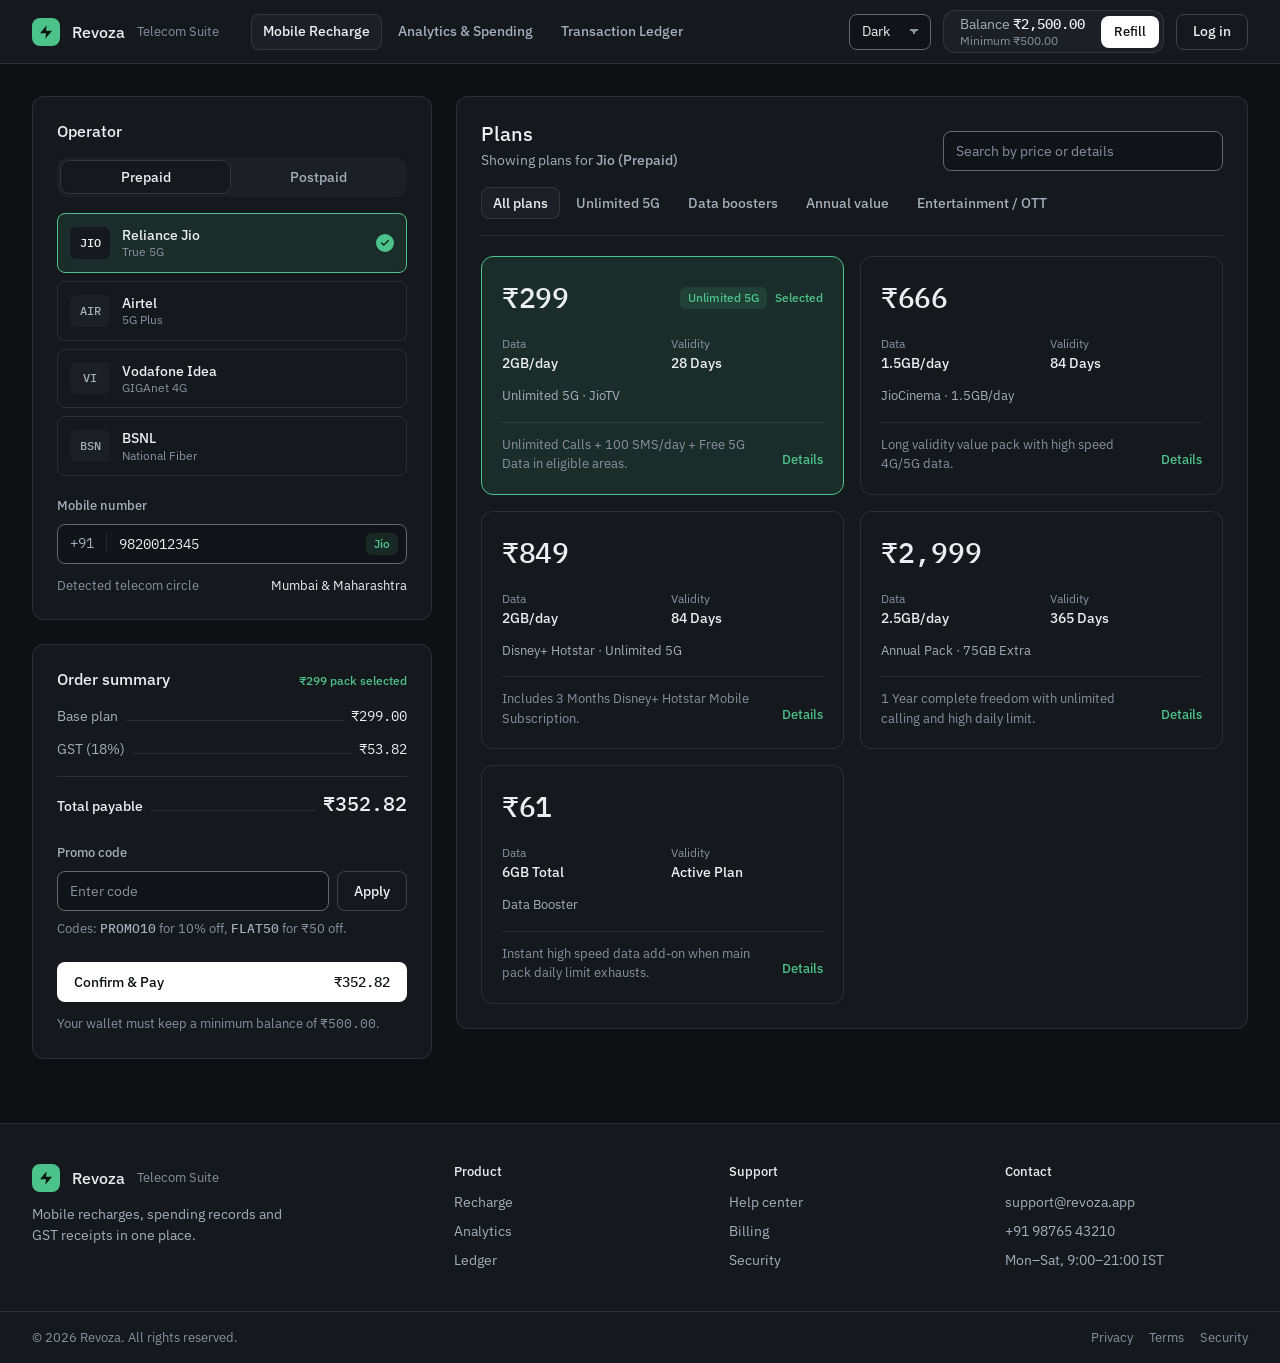
<file: index.html>
<!DOCTYPE html>
<html lang="en" data-theme="cool-dark">
<head>
    <meta charset="UTF-8">
    <meta name="viewport" content="width=device-width, initial-scale=1.0">
    <title>Mobile recharge · Revoza</title>
    <link rel="icon" type="image/svg+xml" href="assets/favicon.svg">
    <link rel="apple-touch-icon" href="assets/favicon.svg">
    <link rel="preconnect" href="https://fonts.googleapis.com">
    <link rel="preconnect" href="https://fonts.gstatic.com" crossorigin>
    <link rel="stylesheet" href="https://fonts.googleapis.com/css2?family=IBM+Plex+Mono:wght@400;500&amp;family=IBM+Plex+Sans:wght@400;500&amp;display=swap">
    <link rel="stylesheet" href="css/style.css">
    <script>try{var t=localStorage.getItem('revoza-theme');if(t)document.documentElement.setAttribute('data-theme',t)}catch(e){}</script>
    <script defer src="Js/theme.js"></script>
</head>
<body>
    <header class="app-header">
        <a class="brand" href="index.html" aria-label="Revoza home">
            <span class="brand-mark"><svg class="icon" viewBox="0 0 24 24" aria-hidden="true"><polygon points="13 2 3 14 12 14 11 22 21 10 12 10 13 2"/></svg></span>
            <span class="brand-name">Revoza</span>
            <span class="brand-tag">Telecom Suite</span>
        </a>

        <nav class="app-nav" aria-label="Primary">
            <a class="nav-item" href="index.html" aria-current="page">Mobile Recharge</a>
            <a class="nav-item" href="analytical.html">Analytics &amp; Spending</a>
            <a class="nav-item" href="ledger.html">Transaction Ledger</a>
        </nav>

        <div class="header-actions">
            <div class="theme">
                <select aria-label="Color theme">
                    <option value="cool-dark">Dark</option>
                    <option value="soft-white">Light</option>
                    <option value="cool-gray">Gray</option>
                    <option value="warm-cream">Paper</option>
                    <option value="soft-sage">Sage</option>
                </select>
            </div>

            <div class="wallet">
                <div class="balance-info">
                    <strong><span class="balance-label">Balance</span> <span class="num" id="display-wallet-bal">₹2,500.00</span></strong>
                    <small>Minimum ₹500.00</small>
                </div>
                <button type="button" class="btn-primary btn-sm" onclick="openRefillModal()">Refill</button>
            </div>

            <div class="user-dropdown-container">
                <button
                    type="button"
                    onclick="handleAuthButtonClick()"
                    class="avatar-button"
                    id="avatar-btn"
                    aria-expanded="false"
                    aria-controls="user-menu"
                    aria-label="Open login page or show signed-in status">
                    Log in
                </button>
                <div id="user-menu" class="dropdown-menu login-menu" aria-label="Login form">
                    <div class="login-heading">
                        <h2 id="auth-title">Sign in to your account</h2>
                        <p id="auth-description">Manage your wallet and recharges in one place.</p>
                    </div>
                    <form class="login-form" onsubmit="handleAuthSubmit(event)" novalidate>
                        <div id="signup-name-field" class="auth-conditional hidden">
                            <label for="signup-name">Full name</label>
                            <input type="text" id="signup-name" name="name" autocomplete="name" placeholder="Your name" aria-describedby="signup-name-error" oninput="updateAuthFeedback(true)">
                            <p id="signup-name-error" class="auth-field-error hidden" aria-live="polite"></p>
                        </div>
                        <label for="login-email">Email address</label>
                        <input type="email" id="login-email" name="email" autocomplete="username" placeholder="you@example.com" aria-describedby="auth-email-error" oninput="updateAuthFeedback(true)" required>
                        <p id="auth-email-error" class="auth-field-error hidden" aria-live="polite"></p>
                        <label for="login-password">Password</label>
                        <input type="password" id="login-password" name="password" autocomplete="current-password" placeholder="Enter your password" aria-describedby="password-rules auth-password-error auth-message" oninput="updatePasswordRules(); updateAuthFeedback(true)" required>
                        <div id="password-rules" class="password-rules hidden" aria-live="polite">
                            <span class="password-rules-title">Password must have</span>
                            <span data-password-rule="length">At least 8 characters</span>
                            <span data-password-rule="uppercase">One uppercase letter (A-Z)</span>
                            <span data-password-rule="lowercase">One lowercase letter (a-z)</span>
                            <span data-password-rule="number">One number (0-9)</span>
                            <span data-password-rule="special">One special character (!@#$...)</span>
                        </div>
                        <p id="auth-password-error" class="auth-field-error hidden" aria-live="polite"></p>
                        <div id="signup-confirm-field" class="auth-conditional hidden">
                            <label for="signup-confirm-password">Confirm password</label>
                            <input type="password" id="signup-confirm-password" name="confirm-password" autocomplete="new-password" placeholder="Re-enter your password" aria-describedby="signup-confirm-error" oninput="updateAuthFeedback(true)">
                            <p id="signup-confirm-error" class="auth-field-error hidden" aria-live="polite"></p>
                        </div>
                        <div id="login-options" class="login-options">
                            <label class="remember-option">
                                <input type="checkbox" name="remember">
                                <span>Remember me</span>
                            </label>
                            <button type="button" class="forgot-password" onclick="showToast('Password reset requires a connected account service.', 'info')">Forgot password?</button>
                        </div>
                        <p id="auth-message" class="auth-message hidden" role="alert"></p>
                        <button type="submit" id="auth-submit" class="login-submit">Sign in</button>
                        <p class="auth-switch">
                            <span id="auth-switch-prompt">New to Revoza?</span>
                            <button type="button" id="auth-switch-button" onclick="setAuthMode('signup')">Create an account</button>
                        </p>
                        <p class="login-note">Demo only. Accounts are saved in this browser and are not secure or available on other devices.</p>
                    </form>
                    <div id="auth-session" class="auth-session hidden">
                        <h3 id="auth-session-name"></h3>
                        <p id="auth-session-email"></p>
                        <button type="button" class="auth-logout" onclick="logOut()">Log out</button>
                    </div>
                </div>
            </div>
        </div>
    </header>

    <main class="page recharge-layout">
        <div class="left-column">
            <section class="card" aria-labelledby="operator-heading">
                <div class="card-title-row">
                    <h2 class="card-title" id="operator-heading">Operator</h2>
                </div>

                <div class="segmented" role="group" aria-label="Connection type">
                    <button type="button" onclick="setSimType('prepaid', true)" id="type-prepaid" class="toggle-btn active" aria-pressed="true">Prepaid</button>
                    <button type="button" onclick="setSimType('postpaid', true)" id="type-postpaid" class="toggle-btn" aria-pressed="false">Postpaid</button>
                </div>

                <div class="operator-list" role="group" aria-label="Operator">
                    <button type="button" class="operator-card" id="op-card-Jio" onclick="chooseOperator('Jio')" aria-pressed="false">
                        <span class="operator-code">JIO</span>
                        <span class="operator-text"><strong>Reliance Jio</strong><small>True 5G</small></span>
                        <span id="op-check-Jio" class="op-check" aria-hidden="true"></span>
                    </button>
                    <button type="button" class="operator-card" id="op-card-Airtel" onclick="chooseOperator('Airtel')" aria-pressed="false">
                        <span class="operator-code">AIR</span>
                        <span class="operator-text"><strong>Airtel</strong><small>5G Plus</small></span>
                        <span id="op-check-Airtel" class="op-check" aria-hidden="true"></span>
                    </button>
                    <button type="button" class="operator-card" id="op-card-Vi" onclick="chooseOperator('Vi')" aria-pressed="false">
                        <span class="operator-code">VI</span>
                        <span class="operator-text"><strong>Vodafone Idea</strong><small>GIGAnet 4G</small></span>
                        <span id="op-check-Vi" class="op-check" aria-hidden="true"></span>
                    </button>
                    <button type="button" class="operator-card" id="op-card-BSNL" onclick="chooseOperator('BSNL')" aria-pressed="false">
                        <span class="operator-code">BSN</span>
                        <span class="operator-text"><strong>BSNL</strong><small>National Fiber</small></span>
                        <span id="op-check-BSNL" class="op-check" aria-hidden="true"></span>
                    </button>
                </div>

                <div class="phone-field-group">
                    <label class="field-label" for="input-phone-num">Mobile number</label>
                    <div class="phone-input-wrap">
                        <span class="prefix-tag">+91</span>
                        <input type="tel" id="input-phone-num" class="phone-input" maxlength="18" placeholder="10-digit or +91 mobile number" value="9820012345" oninput="handlePhoneTyping()">
                        <span class="auto-detect-pill"><span id="detected-op-badge" class="badge badge-brand">Jio</span></span>
                    </div>
                    <p class="circle-bar">
                        <span class="circle-text">Detected telecom circle</span>
                        <span id="detected-circle-text" class="circle-val">Mumbai &amp; Maharashtra</span>
                    </p>
                </div>
            </section>

            <section class="card" aria-labelledby="summary-heading">
                <div class="card-title-row">
                    <h2 class="card-title" id="summary-heading">Order summary</h2>
                    <span id="summary-pack-badge" class="chip-selected">₹299 pack selected</span>
                </div>

                <div class="summary-rows">
                    <div class="leader-row">
                        <span id="summary-base-label">Base plan</span>
                        <span id="summary-base-val">₹299.00</span>
                    </div>
                    <div class="leader-row">
                        <span>GST (18%)</span>
                        <span id="summary-gst-val">₹53.82</span>
                    </div>
                    <div id="promo-discount-row" class="leader-row hidden">
                        <span>Promo discount</span>
                        <span id="summary-discount-val">-₹0.00</span>
                    </div>
                    <div class="leader-row leader-row--total">
                        <span>Total payable</span>
                        <span id="summary-total-val">₹352.82</span>
                    </div>
                </div>

                <div class="coupon-box">
                    <label class="field-label" for="coupon-input">Promo code</label>
                    <div class="coupon-row">
                        <input type="text" id="coupon-input" placeholder="Enter code" autocomplete="off">
                        <button type="button" onclick="applyCoupon()" class="btn-secondary">Apply</button>
                    </div>
                    <p class="coupon-hints">Codes: <strong>PROMO10</strong> for 10% off, <strong>FLAT50</strong> for ₹50 off.</p>
                </div>

                <button type="button" id="pay-button" onclick="processCheckout()" class="btn-primary btn-block">
                    <span id="pay-button-text">Confirm &amp; Pay</span>
                    <span class="num" id="pay-button-amount">₹352.82</span>
                </button>
                <p class="minimum-balance">Your wallet must keep a minimum balance of <span class="num">₹500.00</span>.</p>
            </section>
        </div>

        <section class="card" aria-labelledby="catalog-heading">
            <div class="catalog-top">
                <div>
                    <h2 class="catalog-heading" id="catalog-heading">Plans</h2>
                    <p class="catalog-sub">Showing plans for <strong id="catalog-op-label">Reliance Jio (Prepaid)</strong></p>
                </div>
                <div class="search-filter-row">
                    <input type="text" id="plan-search-input" oninput="filterPlans()" placeholder="Search by price or details" aria-label="Search plans">
                </div>
            </div>

            <div class="category-tab-bar" id="category-tabs">
                <button type="button" onclick="switchCategory('all', this)" class="cat-tab active">All plans</button>
                <button type="button" onclick="switchCategory('5g', this)" class="cat-tab inactive">Unlimited 5G</button>
                <button type="button" onclick="switchCategory('data', this)" class="cat-tab inactive">Data boosters</button>
                <button type="button" onclick="switchCategory('annual', this)" class="cat-tab inactive">Annual value</button>
                <button type="button" onclick="switchCategory('ott', this)" class="cat-tab inactive">Entertainment / OTT</button>
            </div>

            <div id="plans-scroll-grid" class="plans-scroll-grid"></div>
        </section>
    </main>

    <div id="modal-plan-details" class="modal-overlay hidden">
        <section class="modal-box plan-details-box" role="dialog" aria-modal="true" aria-labelledby="modal-plan-price">
            <button type="button" class="modal-close" aria-label="Close plan details" onclick="closeModals()">&times;</button>
            <h2 id="modal-plan-price">Plan details</h2>
            <div id="modal-plan-body"></div>
            <button type="button" class="btn-primary" onclick="closeModals()">Close</button>
        </section>
    </div>

    <div id="modal-refill" class="modal-overlay hidden">
        <section class="modal-box" role="dialog" aria-modal="true" aria-labelledby="refill-title">
            <button type="button" class="modal-close" aria-label="Close" onclick="closeModals()">&times;</button>
            <h2 id="refill-title">Add funds to wallet</h2>
            <div>
                <label for="refill-amount-input">Amount (₹)</label>
                <input type="number" id="refill-amount-input" value="1000" min="500">
                <p class="hint">Minimum refill is ₹500.</p>
            </div>
            <div class="refill-quick-buttons">
                <button type="button" class="btn-secondary btn-sm" onclick="setRefillQuick(500)">₹500</button>
                <button type="button" class="btn-secondary btn-sm" onclick="setRefillQuick(1000)">₹1,000</button>
                <button type="button" class="btn-secondary btn-sm" onclick="setRefillQuick(2000)">₹2,000</button>
            </div>
            <button type="button" class="btn-primary" onclick="executeWalletRefill()">Add funds</button>
        </section>
    </div>

    <div id="modal-recharge-confirmation" class="modal-overlay hidden">
        <section class="modal-box" role="dialog" aria-modal="true" aria-labelledby="recharge-confirm-title">
            <h2 id="recharge-confirm-title">Confirm recharge</h2>
            <p id="recharge-confirmation-message"></p>
            <div class="receipt-actions">
                <button type="button" id="confirm-recharge-yes" class="btn-primary" onclick="confirmRecharge()">Pay now</button>
                <button type="button" id="confirm-recharge-no" class="btn-secondary" onclick="cancelRechargeConfirmation()">Cancel</button>
            </div>
        </section>
    </div>

    <div id="modal-receipt" class="modal-overlay hidden">
        <section class="modal-box receipt-box" role="dialog" aria-modal="true" aria-labelledby="rcpt-title">
            <button type="button" class="modal-close" aria-label="Close receipt" onclick="closeModals()">&times;</button>
            <h2 id="rcpt-title">Revoza — Tax Invoice</h2>
            <p id="rcpt-simulation-note" class="receipt-note hidden"></p>
            <div class="receipt-rows">
                <div class="leader-row"><span>Transaction ID</span><span id="rcpt-id"></span></div>
                <div class="leader-row"><span>Date &amp; time</span><span id="rcpt-date"></span></div>
                <div class="leader-row"><span id="rcpt-phone-label">Mobile number</span><span id="rcpt-phone"></span></div>
                <div class="leader-row"><span id="rcpt-op-label">Operator / type</span><span id="rcpt-op"></span></div>
                <hr class="receipt-rule">
                <div class="leader-row"><span id="rcpt-base-label">Base plan price</span><span id="rcpt-base"></span></div>
                <div id="rcpt-gst-row" class="leader-row"><span id="rcpt-gst-label">GST (18%)</span><span id="rcpt-gst"></span></div>
                <div class="leader-row leader-row--total"><span id="rcpt-total-label">Total paid</span><span id="rcpt-total"></span></div>
            </div>
            <div class="receipt-actions">
                <button type="button" class="btn-primary" onclick="printReceipt()">Print receipt / save PDF</button>
                <button type="button" class="btn-secondary" onclick="closeModals()">Close</button>
            </div>
        </section>
    </div>

    <div id="toast-shelf" class="toast-shelf" aria-live="polite" aria-atomic="true"></div>

    <footer class="site-footer">
        <div class="footer-shell">
            <div class="footer-brand">
                <div class="footer-brand-row">
                    <span class="brand-mark"><svg class="icon" viewBox="0 0 24 24" aria-hidden="true"><polygon points="13 2 3 14 12 14 11 22 21 10 12 10 13 2"/></svg></span>
                    <span class="brand-name">Revoza</span>
                    <span class="brand-tag">Telecom Suite</span>
                </div>
                <p>Mobile recharges, spending records and GST receipts in one place.</p>
            </div>

            <div class="footer-column">
                <h4>Product</h4>
                <ul class="footer-links">
                    <li><a href="index.html">Recharge</a></li>
                    <li><a href="analytical.html">Analytics</a></li>
                    <li><a href="ledger.html">Ledger</a></li>
                </ul>
            </div>

            <div class="footer-column">
                <h4>Support</h4>
                <ul class="footer-links">
                    <li>Help center</li>
                    <li>Billing</li>
                    <li>Security</li>
                </ul>
            </div>

            <div class="footer-column">
                <h4>Contact</h4>
                <div class="footer-contact">
                    <p>support@revoza.app</p>
                    <p>+91 98765 43210</p>
                    <p>Mon–Sat, 9:00–21:00 IST</p>
                </div>
            </div>
        </div>

        <div class="footer-bottom">
            <span>© 2026 Revoza. All rights reserved.</span>
            <div class="footer-legal">
                <span>Privacy</span>
                <span>Terms</span>
                <span>Security</span>
            </div>
        </div>
    </footer>

    <script src="./Js/form-validation.js"></script>
    <script src="./Js/script.js"></script>
</body>
</html>
</file>
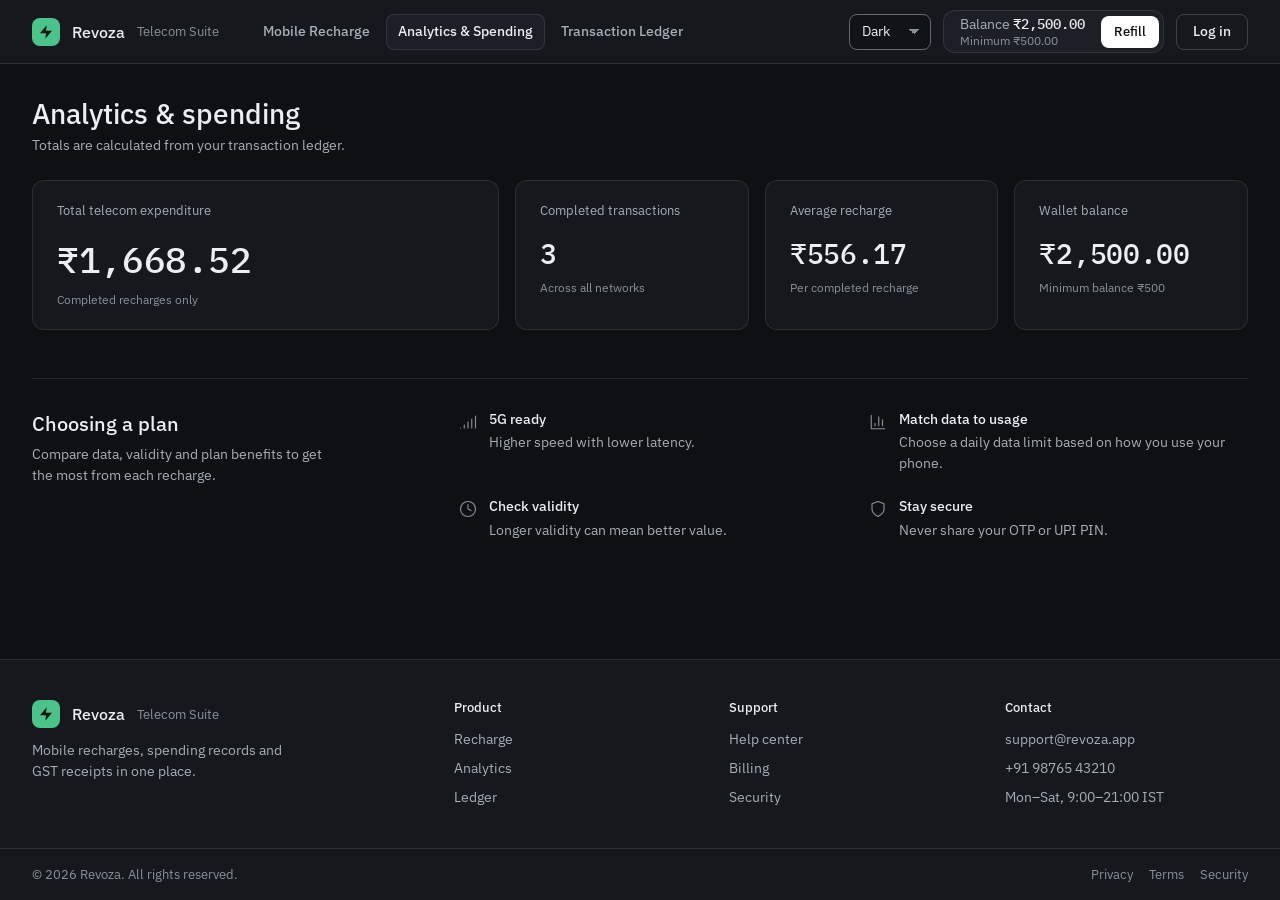
<file: analytical.html>
<!DOCTYPE html>
<html lang="en" data-theme="cool-dark">
<head>
    <meta charset="UTF-8">
    <meta name="viewport" content="width=device-width, initial-scale=1.0">
    <title>Analytics · Revoza</title>
    <link rel="icon" type="image/svg+xml" href="assets/favicon.svg">
    <link rel="apple-touch-icon" href="assets/favicon.svg">
    <link rel="preconnect" href="https://fonts.googleapis.com">
    <link rel="preconnect" href="https://fonts.gstatic.com" crossorigin>
    <link rel="stylesheet" href="https://fonts.googleapis.com/css2?family=IBM+Plex+Mono:wght@400;500&amp;family=IBM+Plex+Sans:wght@400;500&amp;display=swap">
    <link rel="stylesheet" href="css/style.css">
    <script>try{var t=localStorage.getItem('revoza-theme');if(t)document.documentElement.setAttribute('data-theme',t)}catch(e){}</script>
    <script defer src="Js/theme.js"></script>
</head>
<body>
    <header class="app-header">
        <a class="brand" href="index.html" aria-label="Revoza home">
            <span class="brand-mark"><svg class="icon" viewBox="0 0 24 24" aria-hidden="true"><polygon points="13 2 3 14 12 14 11 22 21 10 12 10 13 2"/></svg></span>
            <span class="brand-name">Revoza</span>
            <span class="brand-tag">Telecom Suite</span>
        </a>

        <nav class="app-nav" aria-label="Primary">
            <a class="nav-item" href="index.html">Mobile Recharge</a>
            <a class="nav-item" href="analytical.html" aria-current="page">Analytics &amp; Spending</a>
            <a class="nav-item" href="ledger.html">Transaction Ledger</a>
        </nav>

        <div class="header-actions">
            <div class="theme">
                <select aria-label="Color theme">
                    <option value="cool-dark">Dark</option>
                    <option value="soft-white">Light</option>
                    <option value="cool-gray">Gray</option>
                    <option value="warm-cream">Paper</option>
                    <option value="soft-sage">Sage</option>
                </select>
            </div>

            <div class="wallet">
                <div class="balance-info">
                    <strong><span class="balance-label">Balance</span> <span class="num" id="display-wallet-bal">₹2,500.00</span></strong>
                    <small>Minimum ₹500.00</small>
                </div>
                <a class="btn-primary btn-sm" href="index.html">Refill</a>
            </div>

            <div class="user-dropdown-container">
                <button
                    type="button"
                    onclick="handleAuthButtonClick()"
                    class="avatar-button"
                    aria-label="Log in">
                    Log in
                </button>
            </div>
        </div>
    </header>

    <main class="page">
        <div class="page-header">
            <h1 class="page-title">Analytics &amp; spending</h1>
            <p class="page-sub">Totals are calculated from your transaction ledger.</p>
        </div>

        <div class="kpi-grid">
            <div class="kpi kpi--lead">
                <span class="kpi-label">Total telecom expenditure</span>
                <span class="kpi-value" id="kpi-total-spent">₹0.00</span>
                <span class="kpi-note">Completed recharges only</span>
            </div>
            <div class="kpi">
                <span class="kpi-label">Completed transactions</span>
                <span class="kpi-value" id="kpi-total-count">0</span>
                <span class="kpi-note">Across all networks</span>
            </div>
            <div class="kpi">
                <span class="kpi-label">Average recharge</span>
                <span class="kpi-value" id="kpi-avg-amount">₹0.00</span>
                <span class="kpi-note">Per completed recharge</span>
            </div>
            <div class="kpi">
                <span class="kpi-label">Wallet balance</span>
                <span class="kpi-value" id="kpi-wallet-bal">₹2,500.00</span>
                <span class="kpi-note">Minimum balance ₹500</span>
            </div>
        </div>

        <section class="guide" aria-labelledby="guide-title">
            <div>
                <h2 class="guide-title" id="guide-title">Choosing a plan</h2>
                <p class="guide-intro">Compare data, validity and plan benefits to get the most from each recharge.</p>
            </div>
            <div class="guide-list">
                <div class="guide-item">
                    <svg class="icon" viewBox="0 0 24 24" aria-hidden="true"><path d="M2 20h.01M7 20v-4M12 20v-8M17 20V8M22 4v16"/></svg>
                    <div>
                        <h3>5G ready</h3>
                        <p>Higher speed with lower latency.</p>
                    </div>
                </div>
                <div class="guide-item">
                    <svg class="icon" viewBox="0 0 24 24" aria-hidden="true"><path d="M3 3v18h18"/><path d="M18 17V9"/><path d="M13 17V5"/><path d="M8 17v-3"/></svg>
                    <div>
                        <h3>Match data to usage</h3>
                        <p>Choose a daily data limit based on how you use your phone.</p>
                    </div>
                </div>
                <div class="guide-item">
                    <svg class="icon" viewBox="0 0 24 24" aria-hidden="true"><circle cx="12" cy="12" r="10"/><polyline points="12 6 12 12 16 14"/></svg>
                    <div>
                        <h3>Check validity</h3>
                        <p>Longer validity can mean better value.</p>
                    </div>
                </div>
                <div class="guide-item">
                    <svg class="icon" viewBox="0 0 24 24" aria-hidden="true"><path d="M12 22s8-4 8-10V5l-8-3-8 3v7c0 6 8 10 8 10z"/></svg>
                    <div>
                        <h3>Stay secure</h3>
                        <p>Never share your OTP or UPI PIN.</p>
                    </div>
                </div>
            </div>
        </section>
    </main>

    <div id="toast-shelf" class="toast-shelf" aria-live="polite" aria-atomic="true"></div>

    <footer class="site-footer">
        <div class="footer-shell">
            <div class="footer-brand">
                <div class="footer-brand-row">
                    <span class="brand-mark"><svg class="icon" viewBox="0 0 24 24" aria-hidden="true"><polygon points="13 2 3 14 12 14 11 22 21 10 12 10 13 2"/></svg></span>
                    <span class="brand-name">Revoza</span>
                    <span class="brand-tag">Telecom Suite</span>
                </div>
                <p>Mobile recharges, spending records and GST receipts in one place.</p>
            </div>

            <div class="footer-column">
                <h4>Product</h4>
                <ul class="footer-links">
                    <li><a href="index.html">Recharge</a></li>
                    <li><a href="analytical.html">Analytics</a></li>
                    <li><a href="ledger.html">Ledger</a></li>
                </ul>
            </div>

            <div class="footer-column">
                <h4>Support</h4>
                <ul class="footer-links">
                    <li>Help center</li>
                    <li>Billing</li>
                    <li>Security</li>
                </ul>
            </div>

            <div class="footer-column">
                <h4>Contact</h4>
                <div class="footer-contact">
                    <p>support@revoza.app</p>
                    <p>+91 98765 43210</p>
                    <p>Mon–Sat, 9:00–21:00 IST</p>
                </div>
            </div>
        </div>

        <div class="footer-bottom">
            <span>© 2026 Revoza. All rights reserved.</span>
            <div class="footer-legal">
                <span>Privacy</span>
                <span>Terms</span>
                <span>Security</span>
            </div>
        </div>
    </footer>

    <script src="./Js/form-validation.js"></script>
    <script src="./Js/script.js"></script>
    <script src="./Js/auth-header.js"></script>
</body>
</html>
</file>
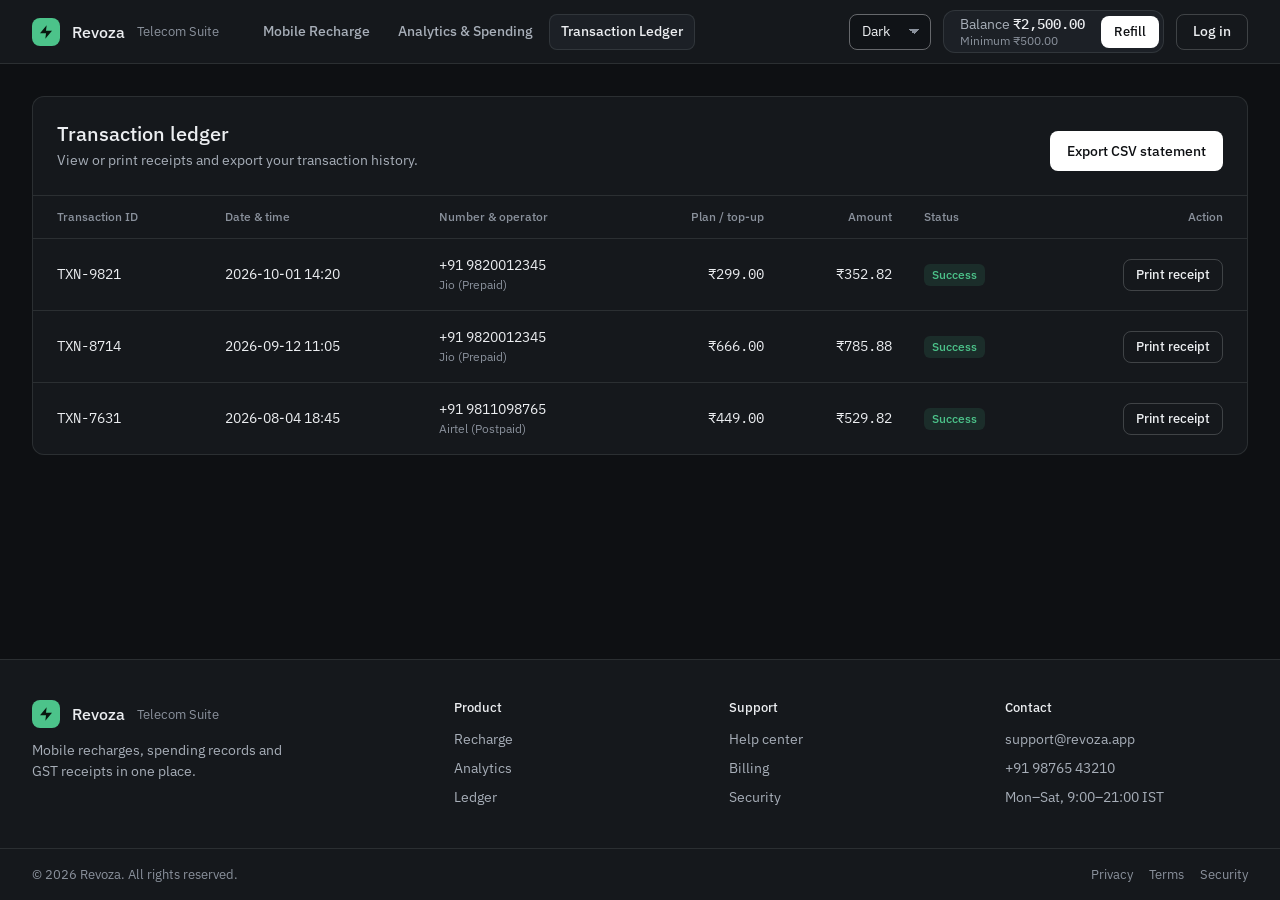
<file: ledger.html>
<!DOCTYPE html>
<html lang="en" data-theme="cool-dark">
<head>
    <meta charset="UTF-8">
    <meta name="viewport" content="width=device-width, initial-scale=1.0">
    <title>Ledger · Revoza</title>
    <link rel="icon" type="image/svg+xml" href="assets/favicon.svg">
    <link rel="apple-touch-icon" href="assets/favicon.svg">
    <link rel="preconnect" href="https://fonts.googleapis.com">
    <link rel="preconnect" href="https://fonts.gstatic.com" crossorigin>
    <link rel="stylesheet" href="https://fonts.googleapis.com/css2?family=IBM+Plex+Mono:wght@400;500&amp;family=IBM+Plex+Sans:wght@400;500&amp;display=swap">
    <link rel="stylesheet" href="css/style.css">
    <script>try{var t=localStorage.getItem('revoza-theme');if(t)document.documentElement.setAttribute('data-theme',t)}catch(e){}</script>
    <script defer src="Js/theme.js"></script>
</head>
<body>
    <header class="app-header">
        <a class="brand" href="index.html" aria-label="Revoza home">
            <span class="brand-mark"><svg class="icon" viewBox="0 0 24 24" aria-hidden="true"><polygon points="13 2 3 14 12 14 11 22 21 10 12 10 13 2"/></svg></span>
            <span class="brand-name">Revoza</span>
            <span class="brand-tag">Telecom Suite</span>
        </a>

        <nav class="app-nav" aria-label="Primary">
            <a class="nav-item" href="index.html">Mobile Recharge</a>
            <a class="nav-item" href="analytical.html">Analytics &amp; Spending</a>
            <a class="nav-item" href="ledger.html" aria-current="page">Transaction Ledger</a>
        </nav>

        <div class="header-actions">
            <div class="theme">
                <select aria-label="Color theme">
                    <option value="cool-dark">Dark</option>
                    <option value="soft-white">Light</option>
                    <option value="cool-gray">Gray</option>
                    <option value="warm-cream">Paper</option>
                    <option value="soft-sage">Sage</option>
                </select>
            </div>

            <div class="wallet">
                <div class="balance-info">
                    <strong><span class="balance-label">Balance</span> <span class="num" id="display-wallet-bal">₹2,500.00</span></strong>
                    <small>Minimum ₹500.00</small>
                </div>
                <a class="btn-primary btn-sm" href="index.html">Refill</a>
            </div>

            <div class="user-dropdown-container">
                <button
                    type="button"
                    onclick="handleAuthButtonClick()"
                    class="avatar-button"
                    aria-label="Log in">
                    Log in
                </button>
            </div>
        </div>
    </header>

    <main class="page">
        <section class="card ledger-card" aria-labelledby="ledger-heading">
            <div class="history-controls">
                <div>
                    <h1 class="catalog-heading" id="ledger-heading">Transaction ledger</h1>
                    <p class="catalog-sub">View or print receipts and export your transaction history.</p>
                </div>
                <button type="button" class="btn-primary export-button" onclick="exportCSV()">Export CSV statement</button>
            </div>

            <div class="ledger-table-container">
                <table class="ledger-table">
                    <thead>
                        <tr>
                            <th scope="col">Transaction ID</th>
                            <th scope="col">Date &amp; time</th>
                            <th scope="col">Number &amp; operator</th>
                            <th scope="col">Plan / top-up</th>
                            <th scope="col">Amount</th>
                            <th scope="col">Status</th>
                            <th scope="col">Action</th>
                        </tr>
                    </thead>
                    <tbody id="ledger-table-body"></tbody>
                </table>
            </div>
        </section>
    </main>

    <div id="toast-shelf" class="toast-shelf" aria-live="polite" aria-atomic="true"></div>

    <footer class="site-footer">
        <div class="footer-shell">
            <div class="footer-brand">
                <div class="footer-brand-row">
                    <span class="brand-mark"><svg class="icon" viewBox="0 0 24 24" aria-hidden="true"><polygon points="13 2 3 14 12 14 11 22 21 10 12 10 13 2"/></svg></span>
                    <span class="brand-name">Revoza</span>
                    <span class="brand-tag">Telecom Suite</span>
                </div>
                <p>Mobile recharges, spending records and GST receipts in one place.</p>
            </div>

            <div class="footer-column">
                <h4>Product</h4>
                <ul class="footer-links">
                    <li><a href="index.html">Recharge</a></li>
                    <li><a href="analytical.html">Analytics</a></li>
                    <li><a href="ledger.html">Ledger</a></li>
                </ul>
            </div>

            <div class="footer-column">
                <h4>Support</h4>
                <ul class="footer-links">
                    <li>Help center</li>
                    <li>Billing</li>
                    <li>Security</li>
                </ul>
            </div>

            <div class="footer-column">
                <h4>Contact</h4>
                <div class="footer-contact">
                    <p>support@revoza.app</p>
                    <p>+91 98765 43210</p>
                    <p>Mon–Sat, 9:00–21:00 IST</p>
                </div>
            </div>
        </div>

        <div class="footer-bottom">
            <span>© 2026 Revoza. All rights reserved.</span>
            <div class="footer-legal">
                <span>Privacy</span>
                <span>Terms</span>
                <span>Security</span>
            </div>
        </div>
    </footer>

    <script src="./Js/form-validation.js"></script>
    <script src="./Js/script.js"></script>
    <script src="./Js/auth-header.js"></script>
</body>
</html>
</file>
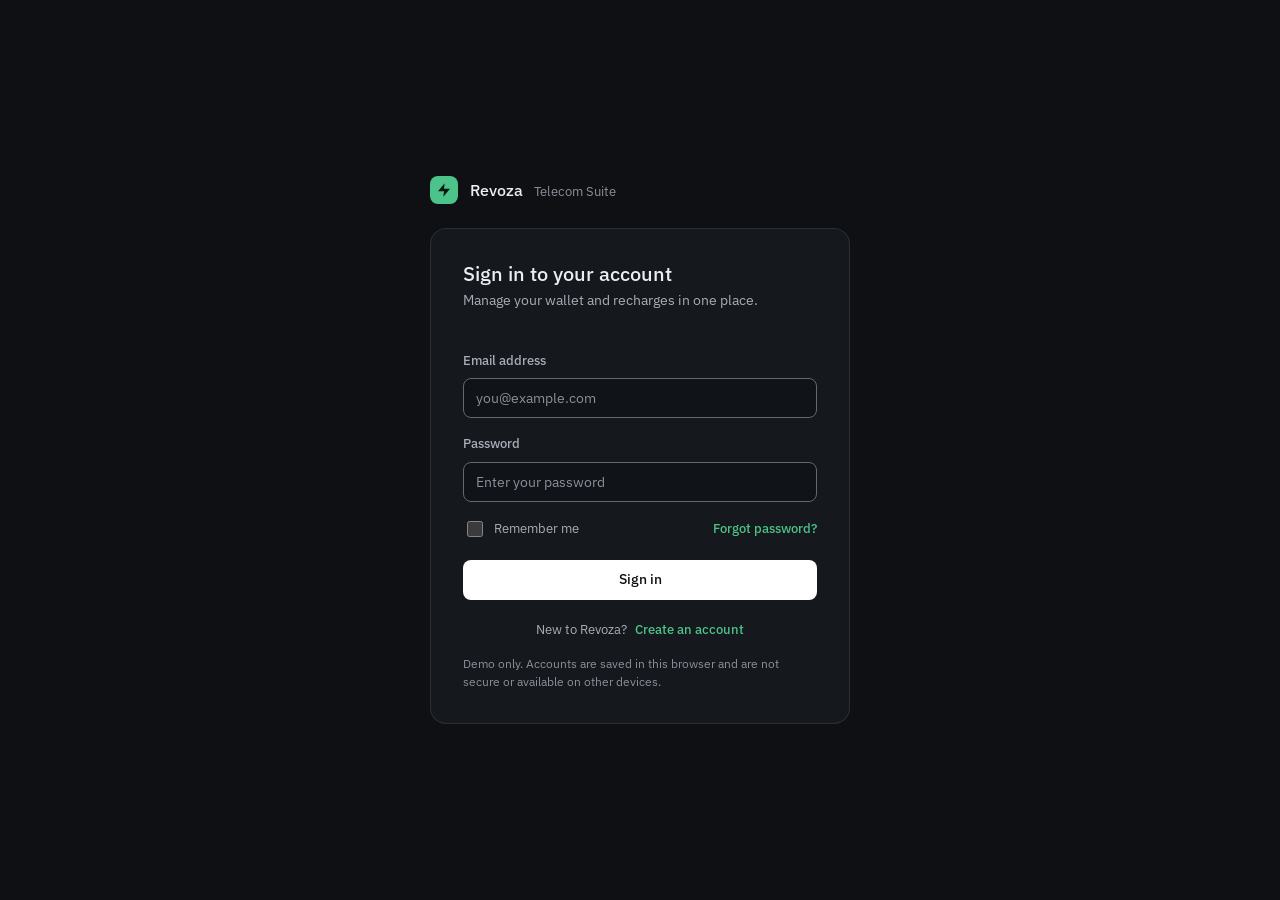
<file: login.html>
<!DOCTYPE html>
<html lang="en" data-theme="cool-dark">
<head>
    <meta charset="UTF-8">
    <meta name="viewport" content="width=device-width, initial-scale=1.0">
    <title>Log in · Revoza</title>
    <link rel="icon" type="image/svg+xml" href="assets/favicon.svg">
    <link rel="apple-touch-icon" href="assets/favicon.svg">
    <link rel="preconnect" href="https://fonts.googleapis.com">
    <link rel="preconnect" href="https://fonts.gstatic.com" crossorigin>
    <link rel="stylesheet" href="https://fonts.googleapis.com/css2?family=IBM+Plex+Mono:wght@400;500&amp;family=IBM+Plex+Sans:wght@400;500&amp;display=swap">
    <link rel="stylesheet" href="css/style.css">
    <script>try{var t=localStorage.getItem('revoza-theme');if(t)document.documentElement.setAttribute('data-theme',t)}catch(e){}</script>
    <script defer src="Js/theme.js"></script>
    <script defer src="Js/form-validation.js"></script>
    <script defer src="Js/script.js"></script>
</head>
<body class="auth-page-body" data-auth-page="login">
    <div class="auth-page-shell">
        <header class="auth-page-brand" aria-label="Revoza brand">
            <span class="brand-mark"><svg class="icon" viewBox="0 0 24 24" aria-hidden="true"><polygon points="13 2 3 14 12 14 11 22 21 10 12 10 13 2"/></svg></span>
            <div>
                <span class="auth-page-brand-name">Revoza</span>
                <span class="auth-page-brand-tag">Telecom Suite</span>
            </div>
        </header>

        <main class="auth-page-card">
            <div class="login-heading">
                <h2 id="auth-title">Sign in to your account</h2>
                <p id="auth-description">Manage your wallet and recharges in one place.</p>
            </div>
            <form class="login-form" onsubmit="handleAuthSubmit(event)" novalidate>
                <div id="signup-name-field" class="auth-conditional hidden">
                    <label for="signup-name">Full name</label>
                    <input type="text" id="signup-name" name="name" autocomplete="name" placeholder="Your name" aria-describedby="signup-name-error" oninput="updateAuthFeedback(true)">
                    <p id="signup-name-error" class="auth-field-error hidden" aria-live="polite"></p>
                </div>
                <label for="login-email">Email address</label>
                <input type="email" id="login-email" name="email" autocomplete="username" placeholder="you@example.com" aria-describedby="auth-email-error" oninput="updateAuthFeedback(true)" required>
                <p id="auth-email-error" class="auth-field-error hidden" aria-live="polite"></p>
                <label for="login-password">Password</label>
                <input type="password" id="login-password" name="password" autocomplete="current-password" placeholder="Enter your password" aria-describedby="password-rules auth-password-error auth-message" oninput="updatePasswordRules(); updateAuthFeedback(true)" required>
                <div id="password-rules" class="password-rules hidden" aria-live="polite">
                    <span class="password-rules-title">Password must have</span>
                    <span data-password-rule="length">At least 8 characters</span>
                    <span data-password-rule="uppercase">One uppercase letter (A-Z)</span>
                    <span data-password-rule="lowercase">One lowercase letter (a-z)</span>
                    <span data-password-rule="number">One number (0-9)</span>
                    <span data-password-rule="special">One special character (!@#$...)</span>
                </div>
                <p id="auth-password-error" class="auth-field-error hidden" aria-live="polite"></p>
                <div id="signup-confirm-field" class="auth-conditional hidden">
                    <label for="signup-confirm-password">Confirm password</label>
                    <input type="password" id="signup-confirm-password" name="confirm-password" autocomplete="new-password" placeholder="Re-enter your password" aria-describedby="signup-confirm-error" oninput="updateAuthFeedback(true)">
                    <p id="signup-confirm-error" class="auth-field-error hidden" aria-live="polite"></p>
                </div>
                <div id="login-options" class="login-options">
                    <label class="remember-option">
                        <input type="checkbox" name="remember">
                        <span>Remember me</span>
                    </label>
                    <button type="button" class="forgot-password" onclick="showToast('Password reset requires a connected account service.', 'info')">Forgot password?</button>
                </div>
                <p id="auth-message" class="auth-message hidden" role="alert"></p>
                <button type="submit" id="auth-submit" class="login-submit">Sign in</button>
                <p class="auth-switch">
                    <span id="auth-switch-prompt">New to Revoza?</span>
                    <button type="button" id="auth-switch-button" onclick="window.location.href='signup.html'">Create an account</button>
                </p>
                <p class="login-note">Demo only. Accounts are saved in this browser and are not secure or available on other devices.</p>
            </form>
        </main>
    </div>

    <div id="toast-shelf" class="toast-shelf" aria-live="polite" aria-atomic="true"></div>
</body>
</html>
</file>
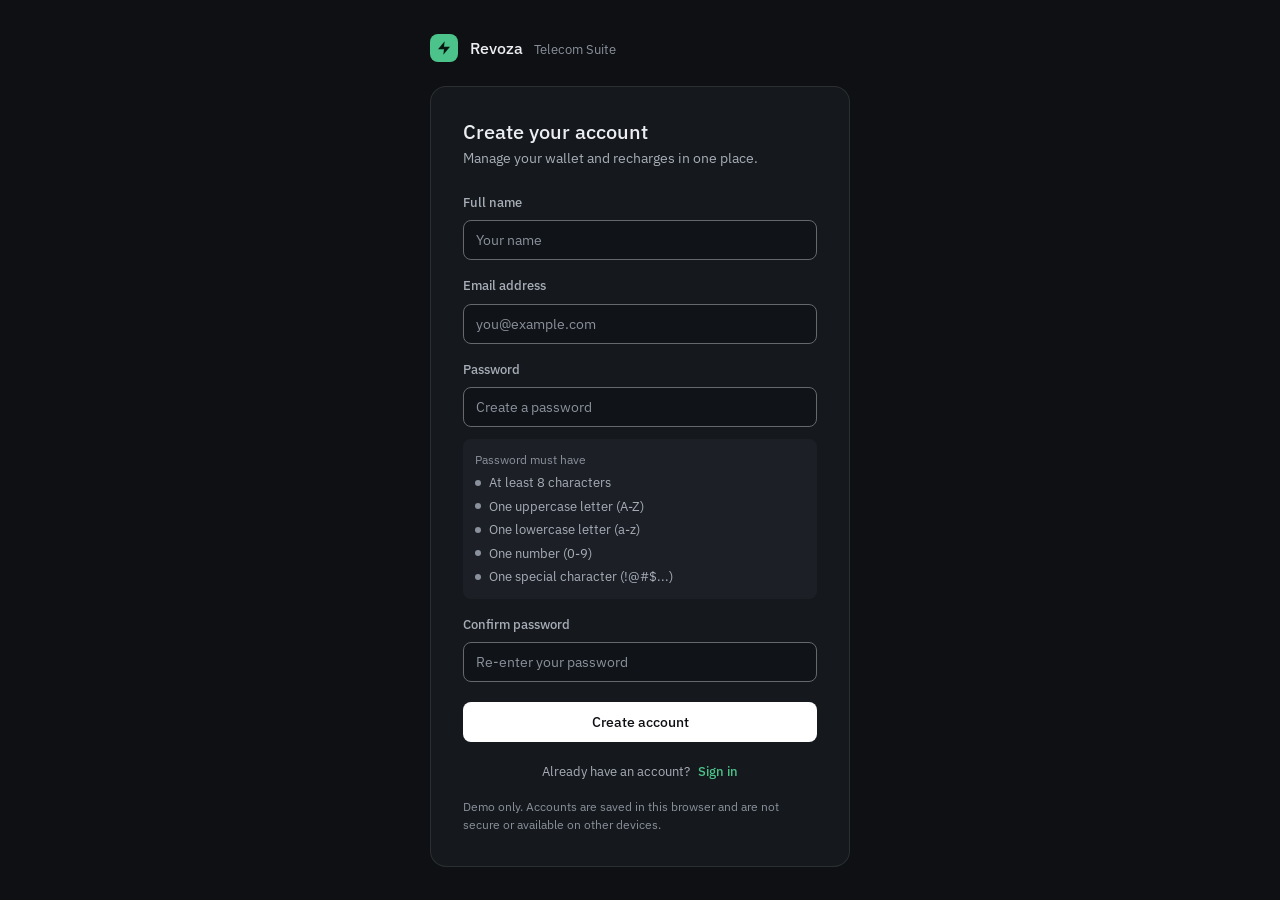
<file: signup.html>
<!DOCTYPE html>
<html lang="en" data-theme="cool-dark">
<head>
    <meta charset="UTF-8">
    <meta name="viewport" content="width=device-width, initial-scale=1.0">
    <title>Sign up · Revoza</title>
    <link rel="icon" type="image/svg+xml" href="assets/favicon.svg">
    <link rel="apple-touch-icon" href="assets/favicon.svg">
    <link rel="preconnect" href="https://fonts.googleapis.com">
    <link rel="preconnect" href="https://fonts.gstatic.com" crossorigin>
    <link rel="stylesheet" href="https://fonts.googleapis.com/css2?family=IBM+Plex+Mono:wght@400;500&amp;family=IBM+Plex+Sans:wght@400;500&amp;display=swap">
    <link rel="stylesheet" href="css/style.css">
    <script>try{var t=localStorage.getItem('revoza-theme');if(t)document.documentElement.setAttribute('data-theme',t)}catch(e){}</script>
    <script defer src="Js/theme.js"></script>
    <script defer src="Js/form-validation.js"></script>
    <script defer src="Js/script.js"></script>
</head>
<body class="auth-page-body" data-auth-page="signup">
    <div class="auth-page-shell">
        <header class="auth-page-brand" aria-label="Revoza brand">
            <span class="brand-mark"><svg class="icon" viewBox="0 0 24 24" aria-hidden="true"><polygon points="13 2 3 14 12 14 11 22 21 10 12 10 13 2"/></svg></span>
            <div>
                <span class="auth-page-brand-name">Revoza</span>
                <span class="auth-page-brand-tag">Telecom Suite</span>
            </div>
        </header>

        <main class="auth-page-card">
            <div class="login-heading">
                <h2 id="auth-title">Create your account</h2>
                <p id="auth-description">Manage your wallet and recharges in one place.</p>
            </div>
            <form class="login-form" onsubmit="handleAuthSubmit(event)" novalidate>
                <div id="signup-name-field" class="auth-conditional">
                    <label for="signup-name">Full name</label>
                    <input type="text" id="signup-name" name="name" autocomplete="name" placeholder="Your name" aria-describedby="signup-name-error" oninput="updateAuthFeedback(true)" required>
                    <p id="signup-name-error" class="auth-field-error hidden" aria-live="polite"></p>
                </div>
                <label for="login-email">Email address</label>
                <input type="email" id="login-email" name="email" autocomplete="username" placeholder="you@example.com" aria-describedby="auth-email-error" oninput="updateAuthFeedback(true)" required>
                <p id="auth-email-error" class="auth-field-error hidden" aria-live="polite"></p>
                <label for="login-password">Password</label>
                <input type="password" id="login-password" name="password" autocomplete="new-password" placeholder="Create a password" aria-describedby="password-rules auth-password-error auth-message" oninput="updatePasswordRules(); updateAuthFeedback(true)" required>
                <div id="password-rules" class="password-rules" aria-live="polite">
                    <span class="password-rules-title">Password must have</span>
                    <span data-password-rule="length">At least 8 characters</span>
                    <span data-password-rule="uppercase">One uppercase letter (A-Z)</span>
                    <span data-password-rule="lowercase">One lowercase letter (a-z)</span>
                    <span data-password-rule="number">One number (0-9)</span>
                    <span data-password-rule="special">One special character (!@#$...)</span>
                </div>
                <p id="auth-password-error" class="auth-field-error hidden" aria-live="polite"></p>
                <div id="signup-confirm-field" class="auth-conditional">
                    <label for="signup-confirm-password">Confirm password</label>
                    <input type="password" id="signup-confirm-password" name="confirm-password" autocomplete="new-password" placeholder="Re-enter your password" aria-describedby="signup-confirm-error" oninput="updateAuthFeedback(true)">
                    <p id="signup-confirm-error" class="auth-field-error hidden" aria-live="polite"></p>
                </div>
                <div id="login-options" class="login-options hidden">
                    <label class="remember-option">
                        <input type="checkbox" name="remember">
                        <span>Remember me</span>
                    </label>
                    <button type="button" class="forgot-password" onclick="showToast('Password reset requires a connected account service.', 'info')">Forgot password?</button>
                </div>
                <p id="auth-message" class="auth-message hidden" role="alert"></p>
                <button type="submit" id="auth-submit" class="login-submit">Create account</button>
                <p class="auth-switch">
                    <span id="auth-switch-prompt">Already have an account?</span>
                    <button type="button" id="auth-switch-button" onclick="window.location.href='login.html'">Sign in</button>
                </p>
                <p class="login-note">Demo only. Accounts are saved in this browser and are not secure or available on other devices.</p>
            </form>
        </main>
    </div>

    <div id="toast-shelf" class="toast-shelf" aria-live="polite" aria-atomic="true"></div>
</body>
</html>
</file>
<file: css/style.css>
/* ==========================================================================
   Revoza — design system
   1. Tokens        2. Themes       3. Base         4. Components
   5. Layout        6. Pages        7. Responsive   8. Motion & print
   Every colour, space, radius and duration below comes from a token.
   ========================================================================== */

/* 1. Tokens ---------------------------------------------------------------- */
:root {
    /* Space: 4px grid */
    --space-1: 4px;
    --space-2: 8px;
    --space-3: 12px;
    --space-4: 16px;
    --space-5: 20px;
    --space-6: 24px;
    --space-8: 32px;
    --space-10: 40px;
    --space-12: 48px;
    --space-16: 64px;

    /* Radius: controls < cards < panels (inner radius = outer − padding) */
    --radius-sm: 6px;
    --radius-control: 8px;
    --radius-card: 12px;
    --radius-panel: 16px;

    /* Type */
    --font-sans: "IBM Plex Sans", system-ui, -apple-system, "Segoe UI", Roboto, sans-serif;
    --font-mono: "IBM Plex Mono", ui-monospace, "SF Mono", Menlo, Consolas, monospace;
    --text-xs: 0.75rem;
    --text-sm: 0.8125rem;
    --text-base: 0.875rem;
    --text-md: 1rem;
    --text-lg: 1.25rem;
    --text-xl: 1.75rem;
    --text-2xl: 2.25rem;
    --weight-regular: 400;
    --weight-medium: 500;

    /* Motion */
    --ease: cubic-bezier(0.2, 0, 0, 1);
    --duration-fast: 120ms;
    --duration-base: 200ms;

    /* Layout */
    --header-height: 64px;
    --page-max: 1280px;
    --page-gutter: clamp(16px, 3vw, 32px);

    /* Icons */
    --icon-check: url("data:image/svg+xml,%3Csvg xmlns='http://www.w3.org/2000/svg' viewBox='0 0 24 24' fill='none' stroke='black' stroke-width='3' stroke-linecap='round' stroke-linejoin='round'%3E%3Cpolyline points='20 6 9 17 4 12'/%3E%3C/svg%3E");
}

/* 2. Themes ----------------------------------------------------------------
   Semantic tokens only. A theme re-maps these; components never change.
   Default (no data-theme) is the dark theme.                                */
:root,
[data-theme="cool-dark"] {
    color-scheme: dark;
    --bg: #0e1013;
    --surface: #15181c;
    --surface-2: #1c2026;
    --field: #101317;
    --border: rgba(236, 238, 241, 0.1);
    --border-strong: rgba(236, 238, 241, 0.2);
    --control-border: #66686c;
    --text: #eceef1;
    --text-2: #a7aeb8;
    --text-3: #8a919c;
    --accent: #4cc38a;
    --accent-hover: #66d19b;
    --on-accent: #08170f;
    --btn-bg: #ffffff;
    --btn-bg-hover: #dfe3e8;
    --btn-fg: #0e1013;
    --accent-soft: rgba(76, 195, 138, 0.12);
    --success: #4cc38a;
    --warning: #e0b052;
    --danger: #f2928a;
    --danger-solid: #c2352d;
    --on-danger: #ffffff;
    --overlay: rgba(6, 8, 10, 0.68);
    --shadow-overlay: 0 24px 56px rgba(0, 0, 0, 0.5);
}

[data-theme="soft-white"] {
    color-scheme: light;
    --bg: #f5f6f8;
    --surface: #ffffff;
    --surface-2: #eff1f4;
    --field: #ffffff;
    --border: rgba(20, 23, 27, 0.11);
    --border-strong: rgba(20, 23, 27, 0.22);
    --control-border: #919294;
    --text: #14171b;
    --text-2: #4b525c;
    --text-3: #626b77;
    --accent: #1d5fbf;
    --accent-hover: #164b9a;
    --on-accent: #ffffff;
    --btn-bg: var(--accent);
    --btn-bg-hover: var(--accent-hover);
    --btn-fg: var(--on-accent);
    --accent-soft: rgba(29, 95, 191, 0.09);
    --success: #17684a;
    --warning: #8a5a00;
    --danger: #b3261e;
    --danger-solid: #b3261e;
    --on-danger: #ffffff;
    --overlay: rgba(20, 23, 27, 0.45);
    --shadow-overlay: 0 20px 48px rgba(20, 23, 27, 0.18);
}

[data-theme="cool-gray"] {
    color-scheme: light;
    --bg: #e6e9ee;
    --surface: #f6f7f9;
    --surface-2: #eaedf1;
    --field: #ffffff;
    --border: rgba(20, 28, 38, 0.12);
    --border-strong: rgba(20, 28, 38, 0.24);
    --control-border: #8a8c90;
    --text: #141a21;
    --text-2: #46505c;
    --text-3: #5d6773;
    --accent: #0e6a78;
    --accent-hover: #0a5560;
    --on-accent: #ffffff;
    --btn-bg: var(--accent);
    --btn-bg-hover: var(--accent-hover);
    --btn-fg: var(--on-accent);
    --accent-soft: rgba(14, 106, 120, 0.10);
    --success: #17684a;
    --warning: #85560a;
    --danger: #b3261e;
    --danger-solid: #b3261e;
    --on-danger: #ffffff;
    --overlay: rgba(20, 26, 33, 0.48);
    --shadow-overlay: 0 20px 48px rgba(20, 26, 33, 0.2);
}

[data-theme="warm-cream"] {
    color-scheme: light;
    --bg: #f3f0e9;
    --surface: #fbf9f4;
    --surface-2: #f0ece3;
    --field: #fffefb;
    --border: rgba(38, 35, 31, 0.12);
    --border-strong: rgba(38, 35, 31, 0.24);
    --control-border: #908e8b;
    --text: #26231f;
    --text-2: #57514a;
    --text-3: #6c665d;
    --accent: #a2451c;
    --accent-hover: #833714;
    --on-accent: #ffffff;
    --btn-bg: var(--accent);
    --btn-bg-hover: var(--accent-hover);
    --btn-fg: var(--on-accent);
    --accent-soft: rgba(162, 69, 28, 0.10);
    --success: #17684a;
    --warning: #85560a;
    --danger: #a82820;
    --danger-solid: #a82820;
    --on-danger: #ffffff;
    --overlay: rgba(38, 35, 31, 0.45);
    --shadow-overlay: 0 20px 48px rgba(38, 35, 31, 0.2);
}

[data-theme="soft-sage"] {
    color-scheme: light;
    --bg: #edf1ed;
    --surface: #f8fbf8;
    --surface-2: #e9efe9;
    --field: #ffffff;
    --border: rgba(23, 35, 27, 0.12);
    --border-strong: rgba(23, 35, 27, 0.24);
    --control-border: #898f8b;
    --text: #17231b;
    --text-2: #475649;
    --text-3: #5b695e;
    --accent: #2e6b3b;
    --accent-hover: #235530;
    --on-accent: #ffffff;
    --btn-bg: var(--accent);
    --btn-bg-hover: var(--accent-hover);
    --btn-fg: var(--on-accent);
    --accent-soft: rgba(46, 107, 59, 0.10);
    --success: #17684a;
    --warning: #85560a;
    --danger: #b3261e;
    --danger-solid: #b3261e;
    --on-danger: #ffffff;
    --overlay: rgba(23, 35, 27, 0.45);
    --shadow-overlay: 0 20px 48px rgba(23, 35, 27, 0.2);
}

/* 3. Base ------------------------------------------------------------------ */
*,
*::before,
*::after {
    box-sizing: border-box;
}

html {
    -webkit-text-size-adjust: 100%;
    text-size-adjust: 100%;
}

body {
    margin: 0;
    min-height: 100vh;
    display: flex;
    flex-direction: column;
    background: var(--bg);
    color: var(--text);
    font-family: var(--font-sans);
    font-size: var(--text-base);
    line-height: 1.5;
    -webkit-font-smoothing: antialiased;
    -moz-osx-font-smoothing: grayscale;
}

h1, h2, h3, h4, p, ul, dl, dd {
    margin: 0;
}

h1, h2, h3, h4 {
    font-weight: var(--weight-medium);
    line-height: 1.25;
    text-wrap: balance;
}

ul {
    padding: 0;
    list-style: none;
}

a {
    color: inherit;
    text-decoration: none;
}

button,
input,
select {
    font: inherit;
    color: inherit;
}

button {
    cursor: pointer;
}

small {
    font-size: var(--text-xs);
}

strong {
    font-weight: var(--weight-medium);
}

:focus-visible {
    outline: 2px solid var(--accent);
    outline-offset: 2px;
}

.hidden {
    display: none !important;
}

.num {
    font-family: var(--font-mono);
    font-variant-numeric: tabular-nums;
}

.icon {
    width: 18px;
    height: 18px;
    flex: none;
    fill: none;
    stroke: currentColor;
    stroke-width: 1.5;
    stroke-linecap: round;
    stroke-linejoin: round;
}

/* 4. Components ------------------------------------------------------------ */

/* Buttons */
.btn-primary,
.btn-secondary {
    display: inline-flex;
    align-items: center;
    justify-content: center;
    gap: var(--space-2);
    height: 40px;
    padding: 0 var(--space-4);
    border: 1px solid transparent;
    border-radius: var(--radius-control);
    font-size: var(--text-base);
    font-weight: var(--weight-medium);
    line-height: 1;
    white-space: nowrap;
    transition: background-color var(--duration-fast) var(--ease),
                border-color var(--duration-fast) var(--ease);
}

.btn-primary {
    background: var(--btn-bg);
    color: var(--btn-fg);
}

.btn-primary:hover {
    background: var(--btn-bg-hover);
}

.btn-secondary {
    background: transparent;
    border-color: var(--border-strong);
    color: var(--text);
}

.btn-secondary:hover {
    background: var(--surface-2);
}

.btn-sm {
    height: 32px;
    padding: 0 var(--space-3);
    font-size: var(--text-sm);
}

.btn-block {
    width: 100%;
    justify-content: space-between;
}

button:disabled {
    opacity: 0.5;
    cursor: not-allowed;
}

/* Fields */
.field-label,
label {
    display: block;
    margin-bottom: var(--space-2);
    color: var(--text-2);
    font-size: var(--text-sm);
    font-weight: var(--weight-medium);
}

input:not([type="checkbox"]):not([type="radio"]),
select {
    width: 100%;
    height: 40px;
    padding: 0 var(--space-3);
    background: var(--field);
    border: 1px solid var(--control-border);
    border-radius: var(--radius-control);
    font-size: var(--text-base);
    transition: border-color var(--duration-fast) var(--ease);
}

input::placeholder {
    color: var(--text-3);
}

input:not([type="checkbox"]):not([type="radio"]):hover,
select:hover {
    border-color: var(--text-3);
}

input:not([type="checkbox"]):not([type="radio"]):focus-visible,
select:focus-visible {
    border-color: var(--accent);
    outline: 2px solid var(--accent);
    outline-offset: 0;
}

input[type="checkbox"] {
    width: 16px;
    height: 16px;
    accent-color: var(--accent);
}

.auth-invalid {
    border-color: var(--danger) !important;
}

/* Badges and status */
.badge {
    display: inline-flex;
    align-items: center;
    height: 22px;
    padding: 0 var(--space-2);
    border-radius: var(--radius-sm);
    background: var(--surface-2);
    color: var(--text-2);
    font-size: var(--text-xs);
    font-weight: var(--weight-medium);
    white-space: nowrap;
}

.badge-brand {
    background: var(--accent-soft);
    color: var(--accent);
}

.badge-success {
    background: color-mix(in srgb, var(--success) 12%, transparent);
    color: var(--success);
}

.badge-warning {
    background: color-mix(in srgb, var(--warning) 14%, transparent);
    color: var(--warning);
}

.chip-selected {
    color: var(--accent);
    font-size: var(--text-xs);
    font-weight: var(--weight-medium);
}

.op-check {
    display: grid;
    place-items: center;
    width: 18px;
    height: 18px;
    border-radius: 50%;
    background: var(--accent);
}

.op-check::after {
    content: "";
    width: 10px;
    height: 10px;
    background: var(--on-accent);
    -webkit-mask: var(--icon-check) center / contain no-repeat;
    mask: var(--icon-check) center / contain no-repeat;
}

/* Card */
.card {
    padding: var(--space-6);
    background: var(--surface);
    border: 1px solid var(--border);
    border-radius: var(--radius-card);
}

.card-title {
    font-size: var(--text-md);
}

/* Modal */
.modal-overlay {
    position: fixed;
    inset: 0;
    z-index: 50;
    display: grid;
    place-items: center;
    padding: var(--space-4);
    background: var(--overlay);
}

.modal-box {
    position: relative;
    display: flex;
    flex-direction: column;
    gap: var(--space-4);
    width: min(440px, 100%);
    max-height: calc(100vh - var(--space-8));
    padding: var(--space-6);
    overflow-y: auto;
    background: var(--surface);
    border: 1px solid var(--border);
    border-radius: var(--radius-panel);
    box-shadow: var(--shadow-overlay);
}

.modal-box > h2 {
    padding-right: var(--space-8);
    font-size: var(--text-lg);
}

.modal-close {
    position: absolute;
    top: var(--space-3);
    right: var(--space-3);
    display: grid;
    place-items: center;
    width: 32px;
    height: 32px;
    padding: 0;
    background: transparent;
    border: 0;
    border-radius: var(--radius-control);
    color: var(--text-2);
    font-size: var(--text-lg);
    line-height: 1;
}

.modal-close:hover {
    background: var(--surface-2);
    color: var(--text);
}

.receipt-actions {
    display: flex;
    flex-wrap: wrap;
    gap: var(--space-2);
}

.hint {
    margin-top: var(--space-2);
    color: var(--text-3);
    font-size: var(--text-sm);
}

/* Detail list (plan details) */
.detail-list {
    display: grid;
    grid-template-columns: max-content 1fr;
    gap: var(--space-2) var(--space-6);
}

.detail-list dt {
    color: var(--text-3);
}

.detail-list dd {
    color: var(--text);
}

.detail-note {
    grid-column: 1 / -1;
    padding-top: var(--space-3);
    border-top: 1px solid var(--border);
    color: var(--text-2);
}

/* Receipt */
.receipt-box {
    width: min(480px, 100%);
}

.receipt-note {
    padding: var(--space-3);
    background: color-mix(in srgb, var(--danger) 12%, transparent);
    border-radius: var(--radius-control);
    color: var(--danger);
    font-size: var(--text-sm);
}

.receipt-rows {
    display: flex;
    flex-direction: column;
    gap: var(--space-3);
}

.receipt-rule {
    height: 0;
    margin: 0;
    border: 0;
    border-top: 1px solid var(--border);
}

/* Leader rows: label ........ figure. Used by the order summary and receipt. */
.leader-row {
    display: flex;
    align-items: baseline;
    gap: var(--space-2);
}

.leader-row > :first-child {
    color: var(--text-2);
}

.leader-row::before {
    content: "";
    order: 1;
    flex: 1;
    min-width: var(--space-4);
    border-bottom: 1px dotted var(--border-strong);
}

.leader-row > :last-child {
    order: 2;
    font-family: var(--font-mono);
    font-variant-numeric: tabular-nums;
    text-align: right;
    color: var(--text);
}

.leader-row--total {
    padding-top: var(--space-3);
    margin-top: var(--space-1);
    border-top: 1px solid var(--border);
}

.leader-row--total > :first-child {
    color: var(--text);
    font-weight: var(--weight-medium);
}

.leader-row--total > :last-child {
    font-size: var(--text-lg);
    font-weight: var(--weight-medium);
}

/* Toast */
#toast-shelf,
.toast-shelf {
    position: fixed;
    right: var(--space-6);
    bottom: var(--space-6);
    z-index: 100;
    display: flex;
    flex-direction: column;
    gap: var(--space-2);
    max-width: calc(100vw - var(--space-8));
    pointer-events: none;
}

.toast-card {
    display: flex;
    align-items: flex-start;
    gap: var(--space-3);
    width: min(360px, 100%);
    padding: var(--space-3) var(--space-4);
    background: var(--surface-2);
    border: 1px solid var(--border-strong);
    border-radius: var(--radius-card);
    box-shadow: var(--shadow-overlay);
    font-size: var(--text-base);
    animation: toast-in var(--duration-base) var(--ease);
}

.toast-dot {
    flex: none;
    width: 8px;
    height: 8px;
    margin-top: 6px;
    border-radius: 50%;
    background: var(--text-3);
}

.toast-dot--success { background: var(--success); }
.toast-dot--warning { background: var(--warning); }
.toast-dot--error { background: var(--danger); }

/* Account dropdown */
.user-dropdown-container {
    position: relative;
}

.avatar-button {
    height: 36px;
    max-width: 180px;
    padding: 0 var(--space-4);
    overflow: hidden;
    background: transparent;
    border: 1px solid var(--border-strong);
    border-radius: var(--radius-control);
    font-size: var(--text-base);
    font-weight: var(--weight-medium);
    text-overflow: ellipsis;
    white-space: nowrap;
    transition: background-color var(--duration-fast) var(--ease);
}

.avatar-button:hover {
    background: var(--surface-2);
}

.dropdown-menu {
    position: absolute;
    top: calc(100% + var(--space-2));
    right: 0;
    z-index: 30;
    display: none;
    width: 240px;
    padding: var(--space-2);
    background: var(--surface);
    border: 1px solid var(--border-strong);
    border-radius: var(--radius-card);
    box-shadow: var(--shadow-overlay);
}

.dropdown-menu.show {
    display: block;
}

.dropdown-menu.login-menu {
    width: min(380px, calc(100vw - var(--space-8)));
    padding: var(--space-6);
}

.menu-user-name {
    padding: var(--space-2) var(--space-3) 0;
    font-weight: var(--weight-medium);
}

.menu-user-email {
    padding: 0 var(--space-3) var(--space-2);
    color: var(--text-3);
    font-size: var(--text-sm);
    overflow-wrap: anywhere;
}

.menu-item {
    width: 100%;
    height: 36px;
    padding: 0 var(--space-3);
    background: transparent;
    border: 0;
    border-radius: var(--radius-sm);
    text-align: left;
}

.menu-item:hover {
    background: var(--surface-2);
}

/* 5. Layout ---------------------------------------------------------------- */

/* App header */
.app-header {
    position: sticky;
    top: 0;
    z-index: 20;
    display: flex;
    align-items: center;
    gap: var(--space-8);
    min-height: var(--header-height);
    padding: 0 max(var(--page-gutter), calc((100% - var(--page-max)) / 2 + var(--page-gutter)));
    background: var(--surface);
    border-bottom: 1px solid var(--border);
}

.brand {
    display: flex;
    align-items: center;
    gap: var(--space-3);
}

.brand-mark {
    display: grid;
    place-items: center;
    width: 28px;
    height: 28px;
    border-radius: var(--radius-control);
    background: var(--accent);
    color: var(--on-accent);
}

.brand-mark .icon {
    width: 16px;
    height: 16px;
    fill: currentColor;
    stroke: none;
}

.brand-name {
    font-size: var(--text-md);
    font-weight: var(--weight-medium);
}

.brand-tag {
    color: var(--text-3);
    font-size: var(--text-sm);
}

.app-nav {
    display: flex;
    gap: var(--space-1);
}

.nav-item {
    display: inline-flex;
    align-items: center;
    height: 36px;
    padding: 0 var(--space-3);
    border-radius: var(--radius-control);
    color: var(--text-2);
    font-weight: var(--weight-medium);
    white-space: nowrap;
    transition: background-color var(--duration-fast) var(--ease),
                color var(--duration-fast) var(--ease);
}

.nav-item:hover {
    background: var(--surface-2);
    color: var(--text);
}

.nav-item[aria-current="page"] {
    background: var(--surface-2);
    color: var(--text);
    box-shadow: inset 0 0 0 1px var(--border);
}

.header-actions {
    display: flex;
    align-items: center;
    gap: var(--space-3);
    margin-left: auto;
}

.theme select {
    width: auto;
    height: 36px;
    padding: 0 var(--space-8) 0 var(--space-3);
    appearance: none;
    -webkit-appearance: none;
    background-image: linear-gradient(45deg, transparent 50%, var(--text-3) 50%),
                      linear-gradient(135deg, var(--text-3) 50%, transparent 50%);
    background-position: calc(100% - 16px) 50%, calc(100% - 11px) 50%;
    background-size: 5px 5px;
    background-repeat: no-repeat;
}

.wallet {
    display: flex;
    align-items: center;
    gap: var(--space-4);
    padding: var(--space-1) var(--space-1) var(--space-1) var(--space-4);
    background: var(--surface-2);
    border: 1px solid var(--border);
    border-radius: var(--radius-card);
}

.balance-info {
    display: flex;
    flex-direction: column;
    line-height: 1.3;
}

.balance-label {
    color: var(--text-2);
    font-weight: var(--weight-regular);
}

.balance-info small {
    color: var(--text-3);
}

/* Footer */
.site-footer {
    margin-top: auto;
    background: var(--surface);
    border-top: 1px solid var(--border);
}

.footer-shell {
    display: grid;
    grid-template-columns: 1.6fr repeat(3, 1fr);
    gap: var(--space-8);
    max-width: var(--page-max);
    margin: 0 auto;
    padding: var(--space-10) var(--page-gutter);
}

.footer-brand-row {
    display: flex;
    align-items: center;
    gap: var(--space-3);
}

.footer-brand p {
    max-width: 34ch;
    margin-top: var(--space-3);
    color: var(--text-2);
}

.footer-column h4 {
    margin-bottom: var(--space-3);
    font-size: var(--text-sm);
}

.footer-links,
.footer-contact {
    display: flex;
    flex-direction: column;
    gap: var(--space-2);
    color: var(--text-2);
}

.footer-links a:hover {
    color: var(--text);
}

.footer-bottom {
    display: flex;
    flex-wrap: wrap;
    justify-content: space-between;
    gap: var(--space-3);
    max-width: var(--page-max);
    margin: 0 auto;
    padding: var(--space-4) var(--page-gutter);
    border-top: 1px solid var(--border);
    color: var(--text-3);
    font-size: var(--text-sm);
}

.footer-legal {
    display: flex;
    gap: var(--space-4);
}

/* Page shell */
.page {
    width: 100%;
    max-width: var(--page-max);
    margin: 0 auto;
    padding: var(--space-8) var(--page-gutter) var(--space-16);
}

.page-header {
    margin-bottom: var(--space-6);
}

.page-title {
    font-size: var(--text-xl);
}

.page-sub {
    margin-top: var(--space-1);
    color: var(--text-2);
}

/* 6. Pages ----------------------------------------------------------------- */

/* Recharge */
.recharge-layout {
    display: grid;
    grid-template-columns: minmax(320px, 400px) minmax(0, 1fr);
    gap: var(--space-6);
    align-items: start;
}

.left-column {
    display: flex;
    flex-direction: column;
    gap: var(--space-6);
}

.card-title-row {
    display: flex;
    align-items: baseline;
    justify-content: space-between;
    gap: var(--space-3);
    margin-bottom: var(--space-4);
}

.segmented {
    display: grid;
    grid-template-columns: 1fr 1fr;
    gap: var(--space-1);
    padding: var(--space-1);
    margin-bottom: var(--space-4);
    background: var(--surface-2);
    border-radius: var(--radius-card);
}

.toggle-btn {
    height: 32px;
    background: transparent;
    border: 0;
    border-radius: var(--radius-control);
    color: var(--text-2);
    font-weight: var(--weight-medium);
    transition: background-color var(--duration-fast) var(--ease),
                color var(--duration-fast) var(--ease);
}

.toggle-btn:hover {
    color: var(--text);
}

.toggle-btn.active {
    background: var(--surface);
    color: var(--text);
    box-shadow: 0 0 0 1px var(--border);
}

.operator-list {
    display: flex;
    flex-direction: column;
    gap: var(--space-2);
}

.operator-card {
    display: grid;
    grid-template-columns: 40px 1fr 18px;
    align-items: center;
    gap: var(--space-3);
    width: 100%;
    padding: var(--space-3);
    background: transparent;
    border: 1px solid var(--border);
    border-radius: var(--radius-control);
    text-align: left;
    transition: background-color var(--duration-fast) var(--ease),
                border-color var(--duration-fast) var(--ease);
}

.operator-card:hover {
    background: var(--surface-2);
}

.operator-card.selected {
    background: var(--accent-soft);
    border-color: var(--accent);
}

.operator-code {
    display: grid;
    place-items: center;
    height: 32px;
    background: var(--surface-2);
    border-radius: var(--radius-sm);
    color: var(--text-2);
    font-family: var(--font-mono);
    font-size: var(--text-xs);
    font-weight: var(--weight-medium);
}

.operator-card.selected .operator-code {
    background: var(--surface);
    color: var(--text);
}

.operator-text {
    display: flex;
    flex-direction: column;
    line-height: 1.3;
}

.operator-text small {
    color: var(--text-3);
}

.phone-field-group {
    margin-top: var(--space-5);
}

.phone-input-wrap {
    display: flex;
    align-items: center;
    background: var(--field);
    border: 1px solid var(--control-border);
    border-radius: var(--radius-control);
    transition: border-color var(--duration-fast) var(--ease);
}

.phone-input-wrap:focus-within {
    border-color: var(--accent);
    outline: 2px solid var(--accent);
}

.phone-input-wrap input.phone-input,
.phone-input-wrap input.phone-input:hover,
.phone-input-wrap input.phone-input:focus-visible {
    flex: 1;
    min-width: 0;
    height: 38px;
    padding: 0 var(--space-3);
    background: transparent;
    border: 0;
    outline: none;
    font-family: var(--font-mono);
    font-variant-numeric: tabular-nums;
}

.prefix-tag {
    padding: 0 var(--space-3);
    border-right: 1px solid var(--border);
    color: var(--text-2);
    font-family: var(--font-mono);
}

.auto-detect-pill {
    padding-right: var(--space-2);
}

.circle-bar {
    display: flex;
    justify-content: space-between;
    gap: var(--space-3);
    margin-top: var(--space-3);
    font-size: var(--text-sm);
}

.circle-text {
    color: var(--text-3);
}

.circle-val {
    text-align: right;
}

/* Order summary */
.summary-rows {
    display: flex;
    flex-direction: column;
    gap: var(--space-3);
}

.coupon-box {
    margin: var(--space-6) 0;
}

.coupon-row {
    display: flex;
    gap: var(--space-2);
}

.coupon-hints {
    margin-top: var(--space-2);
    color: var(--text-3);
    font-size: var(--text-sm);
}

.coupon-hints strong {
    color: var(--text-2);
    font-family: var(--font-mono);
}

.minimum-balance {
    margin-top: var(--space-3);
    color: var(--text-3);
    font-size: var(--text-sm);
}

/* Plan catalog */
.catalog-top {
    display: flex;
    flex-wrap: wrap;
    align-items: flex-end;
    justify-content: space-between;
    gap: var(--space-4);
    margin-bottom: var(--space-4);
}

.catalog-heading {
    font-size: var(--text-lg);
}

.catalog-sub {
    margin-top: var(--space-1);
    color: var(--text-2);
}

.search-filter-row {
    width: min(280px, 100%);
}

.category-tab-bar {
    display: flex;
    gap: var(--space-1);
    margin-bottom: var(--space-5);
    padding-bottom: var(--space-4);
    overflow-x: auto;
    border-bottom: 1px solid var(--border);
}

.cat-tab {
    flex: none;
    height: 32px;
    padding: 0 var(--space-3);
    background: transparent;
    border: 0;
    border-radius: var(--radius-control);
    color: var(--text-2);
    font-weight: var(--weight-medium);
    transition: background-color var(--duration-fast) var(--ease),
                color var(--duration-fast) var(--ease);
}

.cat-tab:hover {
    background: var(--surface-2);
    color: var(--text);
}

.cat-tab.active {
    background: var(--surface-2);
    color: var(--text);
    box-shadow: inset 0 0 0 1px var(--border);
}

.plans-scroll-grid {
    display: grid;
    grid-template-columns: repeat(auto-fill, minmax(260px, 1fr));
    gap: var(--space-4);
}

.plans-empty {
    grid-column: 1 / -1;
    padding: var(--space-8) 0;
    color: var(--text-3);
    text-align: center;
}

.plan-item-card {
    display: flex;
    flex-direction: column;
    justify-content: space-between;
    gap: var(--space-4);
    padding: var(--space-5);
    background: var(--surface);
    border: 1px solid var(--border);
    border-radius: var(--radius-card);
    cursor: pointer;
    transition: background-color var(--duration-fast) var(--ease),
                border-color var(--duration-fast) var(--ease);
}

.plan-item-card:hover {
    background: var(--surface-2);
}

.plan-item-card.selected {
    background: var(--accent-soft);
    border-color: var(--accent);
}

.plan-card-head {
    display: flex;
    align-items: center;
    justify-content: space-between;
    gap: var(--space-2);
}

.plan-flags {
    display: flex;
    align-items: center;
    gap: var(--space-2);
}

.plan-amount {
    font-family: var(--font-mono);
    font-size: var(--text-xl);
    font-weight: var(--weight-medium);
    font-variant-numeric: tabular-nums;
    letter-spacing: -0.01em;
}

.plan-specs {
    display: grid;
    grid-template-columns: 1fr 1fr;
    gap: var(--space-4);
    margin-top: var(--space-4);
}

.spec-col {
    display: flex;
    flex-direction: column;
}

.spec-lbl {
    color: var(--text-3);
    font-size: var(--text-xs);
}

.spec-val {
    font-weight: var(--weight-medium);
}

.plan-perks {
    margin-top: var(--space-3);
    color: var(--text-2);
    font-size: var(--text-sm);
}

.plan-footer-row {
    display: flex;
    align-items: flex-end;
    justify-content: space-between;
    gap: var(--space-3);
    padding-top: var(--space-3);
    border-top: 1px solid var(--border);
}

.plan-desc-text {
    color: var(--text-3);
    font-size: var(--text-sm);
}

.inspect-link {
    flex: none;
    padding: var(--space-1) 0;
    background: transparent;
    border: 0;
    color: var(--accent);
    font-size: var(--text-sm);
    font-weight: var(--weight-medium);
}

.inspect-link:hover {
    text-decoration: underline;
    text-underline-offset: 3px;
}

/* Refill modal */
.refill-quick-buttons {
    display: flex;
    gap: var(--space-2);
}

/* Ledger */
.ledger-card {
    padding: 0;
    overflow: hidden;
}

.history-controls {
    display: flex;
    flex-wrap: wrap;
    align-items: flex-end;
    justify-content: space-between;
    gap: var(--space-4);
    padding: var(--space-6);
    border-bottom: 1px solid var(--border);
}

.ledger-table-container {
    overflow-x: auto;
}

.ledger-table {
    width: 100%;
    min-width: 800px;
    border-collapse: collapse;
    font-variant-numeric: tabular-nums;
}

.ledger-table th {
    padding: var(--space-3) var(--space-4);
    border-bottom: 1px solid var(--border);
    color: var(--text-3);
    font-size: var(--text-xs);
    font-weight: var(--weight-medium);
    text-align: left;
    white-space: nowrap;
}

.ledger-table td {
    padding: var(--space-4);
    border-bottom: 1px solid var(--border);
    vertical-align: middle;
}

.ledger-table th:first-child,
.ledger-table td:first-child {
    padding-left: var(--space-6);
}

.ledger-table th:last-child,
.ledger-table td:last-child {
    padding-right: var(--space-6);
}

.ledger-table tbody tr:last-child td {
    border-bottom: 0;
}

.ledger-table tbody tr:hover {
    background: var(--surface-2);
}

.ledger-table td:nth-child(1),
.ledger-table td:nth-child(4),
.ledger-table td:nth-child(5) {
    font-family: var(--font-mono);
    font-variant-numeric: tabular-nums;
}

.ledger-table th:nth-child(4),
.ledger-table th:nth-child(5),
.ledger-table td:nth-child(4),
.ledger-table td:nth-child(5),
.ledger-table th:last-child,
.ledger-table td:last-child {
    text-align: right;
}

.cell-sub {
    display: block;
    color: var(--text-3);
    font-size: var(--text-xs);
}

.ledger-table td.ledger-empty {
    padding: var(--space-12) var(--space-6);
    color: var(--text-3);
    font-family: var(--font-sans);
    text-align: center;
}

.ledger-actions {
    display: flex;
    justify-content: flex-end;
}

/* Analytics */
.kpi-grid {
    display: grid;
    grid-template-columns: 2fr 1fr 1fr 1fr;
    gap: var(--space-4);
}

.kpi {
    display: flex;
    flex-direction: column;
    gap: var(--space-1);
    padding: var(--space-5) var(--space-6);
    background: var(--surface);
    border: 1px solid var(--border);
    border-radius: var(--radius-card);
}

.kpi-label {
    color: var(--text-2);
    font-size: var(--text-sm);
}

.kpi-value {
    margin-top: var(--space-2);
    font-family: var(--font-mono);
    font-size: var(--text-xl);
    font-weight: var(--weight-medium);
    font-variant-numeric: tabular-nums;
    letter-spacing: -0.01em;
}

.kpi--lead .kpi-value {
    font-size: var(--text-2xl);
}

.kpi-note {
    color: var(--text-3);
    font-size: var(--text-xs);
}

.guide {
    display: grid;
    grid-template-columns: minmax(0, 1fr) minmax(0, 2fr);
    gap: var(--space-8);
    margin-top: var(--space-12);
    padding-top: var(--space-8);
    border-top: 1px solid var(--border);
}

.guide-title {
    font-size: var(--text-lg);
}

.guide-intro {
    max-width: 38ch;
    margin-top: var(--space-2);
    color: var(--text-2);
}

.guide-list {
    display: grid;
    grid-template-columns: 1fr 1fr;
    gap: var(--space-6) var(--space-8);
}

.guide-item {
    display: flex;
    gap: var(--space-3);
}

.guide-item .icon {
    margin-top: 2px;
    color: var(--text-3);
}

.guide-item h3 {
    font-size: var(--text-base);
}

.guide-item p {
    margin-top: var(--space-1);
    color: var(--text-2);
}

/* Auth: login and signup pages, and the header popover */
.auth-page-body {
    align-items: center;
    padding: var(--space-8) var(--space-4);
}

.auth-page-shell {
    display: flex;
    flex-direction: column;
    gap: var(--space-6);
    width: min(420px, 100%);
    margin: auto;
}

.auth-page-brand {
    display: flex;
    align-items: center;
    gap: var(--space-3);
}

.auth-page-brand-name {
    font-size: var(--text-md);
    font-weight: var(--weight-medium);
}

.auth-page-brand-tag {
    margin-left: var(--space-2);
    color: var(--text-3);
    font-size: var(--text-sm);
}

.auth-page-card {
    padding: var(--space-8);
    background: var(--surface);
    border: 1px solid var(--border);
    border-radius: var(--radius-panel);
}

.login-heading {
    margin-bottom: var(--space-6);
}


.login-heading h2 {
    font-size: var(--text-lg);
}

.login-heading p {
    margin-top: var(--space-1);
    color: var(--text-2);
}

.login-form {
    display: flex;
    flex-direction: column;
}

.login-form label {
    margin-top: var(--space-4);
}

.login-form > label:first-child,
.login-form > .auth-conditional:first-child label {
    margin-top: 0;
}

.auth-field-error {
    margin-top: var(--space-2);
    color: var(--danger);
    font-size: var(--text-sm);
}

.password-rules {
    display: grid;
    gap: var(--space-1);
    margin-top: var(--space-3);
    padding: var(--space-3);
    background: var(--surface-2);
    border-radius: var(--radius-control);
    color: var(--text-2);
    font-size: var(--text-sm);
}

.password-rules-title {
    color: var(--text-3);
    font-size: var(--text-xs);
}

.password-rules [data-password-rule] {
    display: flex;
    align-items: center;
    gap: var(--space-2);
}

.password-rules [data-password-rule]::before {
    content: "";
    flex: none;
    width: 6px;
    height: 6px;
    border-radius: 50%;
    background: var(--text-3);
}

.password-rules [data-password-rule].passed {
    color: var(--text);
}

.password-rules [data-password-rule].passed::before {
    background: var(--accent);
}

.login-options {
    display: flex;
    align-items: center;
    justify-content: space-between;
    gap: var(--space-3);
    margin-top: var(--space-4);
}

.login-form .remember-option {
    display: flex;
    align-items: center;
    gap: var(--space-2);
    margin: 0;
    color: var(--text-2);
    font-weight: var(--weight-regular);
}

.forgot-password,
.auth-switch button {
    padding: 0;
    background: transparent;
    border: 0;
    color: var(--accent);
    font-size: var(--text-sm);
    font-weight: var(--weight-medium);
}

.forgot-password:hover,
.auth-switch button:hover {
    text-decoration: underline;
    text-underline-offset: 3px;
}

.auth-message {
    margin-top: var(--space-4);
    padding: var(--space-3);
    background: color-mix(in srgb, var(--danger) 12%, transparent);
    border-radius: var(--radius-control);
    color: var(--danger);
    font-size: var(--text-sm);
}

.auth-message.success {
    background: color-mix(in srgb, var(--success) 12%, transparent);
    color: var(--success);
}

.login-submit {
    height: 40px;
    margin-top: var(--space-5);
    background: var(--btn-bg);
    border: 0;
    border-radius: var(--radius-control);
    color: var(--btn-fg);
    font-weight: var(--weight-medium);
    transition: background-color var(--duration-fast) var(--ease);
}

.login-submit:hover {
    background: var(--btn-bg-hover);
}

.auth-switch {
    display: flex;
    justify-content: center;
    gap: var(--space-2);
    margin-top: var(--space-5);
    color: var(--text-2);
    font-size: var(--text-sm);
}

.login-note {
    margin-top: var(--space-4);
    color: var(--text-3);
    font-size: var(--text-xs);
}

.auth-session h3 {
    font-size: var(--text-md);
}

.auth-session p {
    margin: var(--space-1) 0 var(--space-4);
    color: var(--text-2);
    overflow-wrap: anywhere;
}

.auth-logout {
    height: 40px;
    padding: 0 var(--space-4);
    background: transparent;
    border: 1px solid var(--border-strong);
    border-radius: var(--radius-control);
    font-weight: var(--weight-medium);
}

.auth-logout:hover {
    background: var(--surface-2);
}

/* 7. Responsive ------------------------------------------------------------ */
@media (max-width: 1024px) {
    .recharge-layout {
        grid-template-columns: minmax(0, 1fr);
    }

    .kpi-grid {
        grid-template-columns: 1fr 1fr;
    }

    .kpi--lead {
        grid-column: 1 / -1;
    }

    .guide {
        grid-template-columns: minmax(0, 1fr);
    }

    .footer-shell {
        grid-template-columns: 1fr 1fr;
    }

    .footer-brand {
        grid-column: 1 / -1;
    }
}

@media (max-width: 960px) {
    .app-header {
        flex-wrap: wrap;
        gap: var(--space-3) var(--space-4);
        padding-top: var(--space-3);
        padding-bottom: var(--space-3);
    }

    .app-nav {
        order: 3;
        width: 100%;
        overflow-x: auto;
    }
}

@media (max-width: 600px) {
    .kpi-grid,
    .guide-list {
        grid-template-columns: minmax(0, 1fr);
    }

    .brand-tag,
    .balance-info small {
        display: none;
    }

    .header-actions {
        flex: 1 1 100%;
        flex-wrap: wrap;
        gap: var(--space-2);
        margin-left: 0;
    }

    .wallet {
        flex: 1 1 auto;
        justify-content: space-between;
    }

    .avatar-button {
        max-width: 132px;
    }

    .card {
        padding: var(--space-5);
    }

    .history-controls {
        padding: var(--space-5);
    }

    .footer-shell {
        grid-template-columns: minmax(0, 1fr);
    }

    .modal-overlay {
        align-items: end;
    }

    #toast-shelf,
    .toast-shelf {
        right: var(--space-4);
        bottom: var(--space-4);
        left: var(--space-4);
    }
}

/* 8. Motion & print -------------------------------------------------------- */
@keyframes toast-in {
    from {
        opacity: 0;
        transform: translateY(8px);
    }

    to {
        opacity: 1;
        transform: translateY(0);
    }
}

@media (prefers-reduced-motion: reduce) {
    *,
    *::before,
    *::after {
        animation-duration: 0.01ms !important;
        transition-duration: 0.01ms !important;
    }
}

@media print {
    @page {
        margin: 16mm;
    }

    body,
    body * {
        visibility: hidden;
    }

    #modal-receipt,
    #modal-receipt * {
        visibility: visible;
    }

    #modal-receipt {
        position: absolute;
        inset: 0;
        display: block;
        padding: 0;
        background: #ffffff;
        color: #000000;
    }

    #modal-receipt .receipt-box {
        width: 100%;
        max-width: 700px;
        margin: 0 auto;
        padding: var(--space-6);
        background: #ffffff;
        border: 1px solid #d1d5db;
        border-radius: 0;
        box-shadow: none;
        color: #000000;
    }

    #modal-receipt h2,
    #modal-receipt p,
    #modal-receipt span,
    #modal-receipt strong {
        color: #000000;
    }

    #modal-receipt .modal-close,
    #modal-receipt .receipt-actions {
        display: none;
    }
}
</file>
